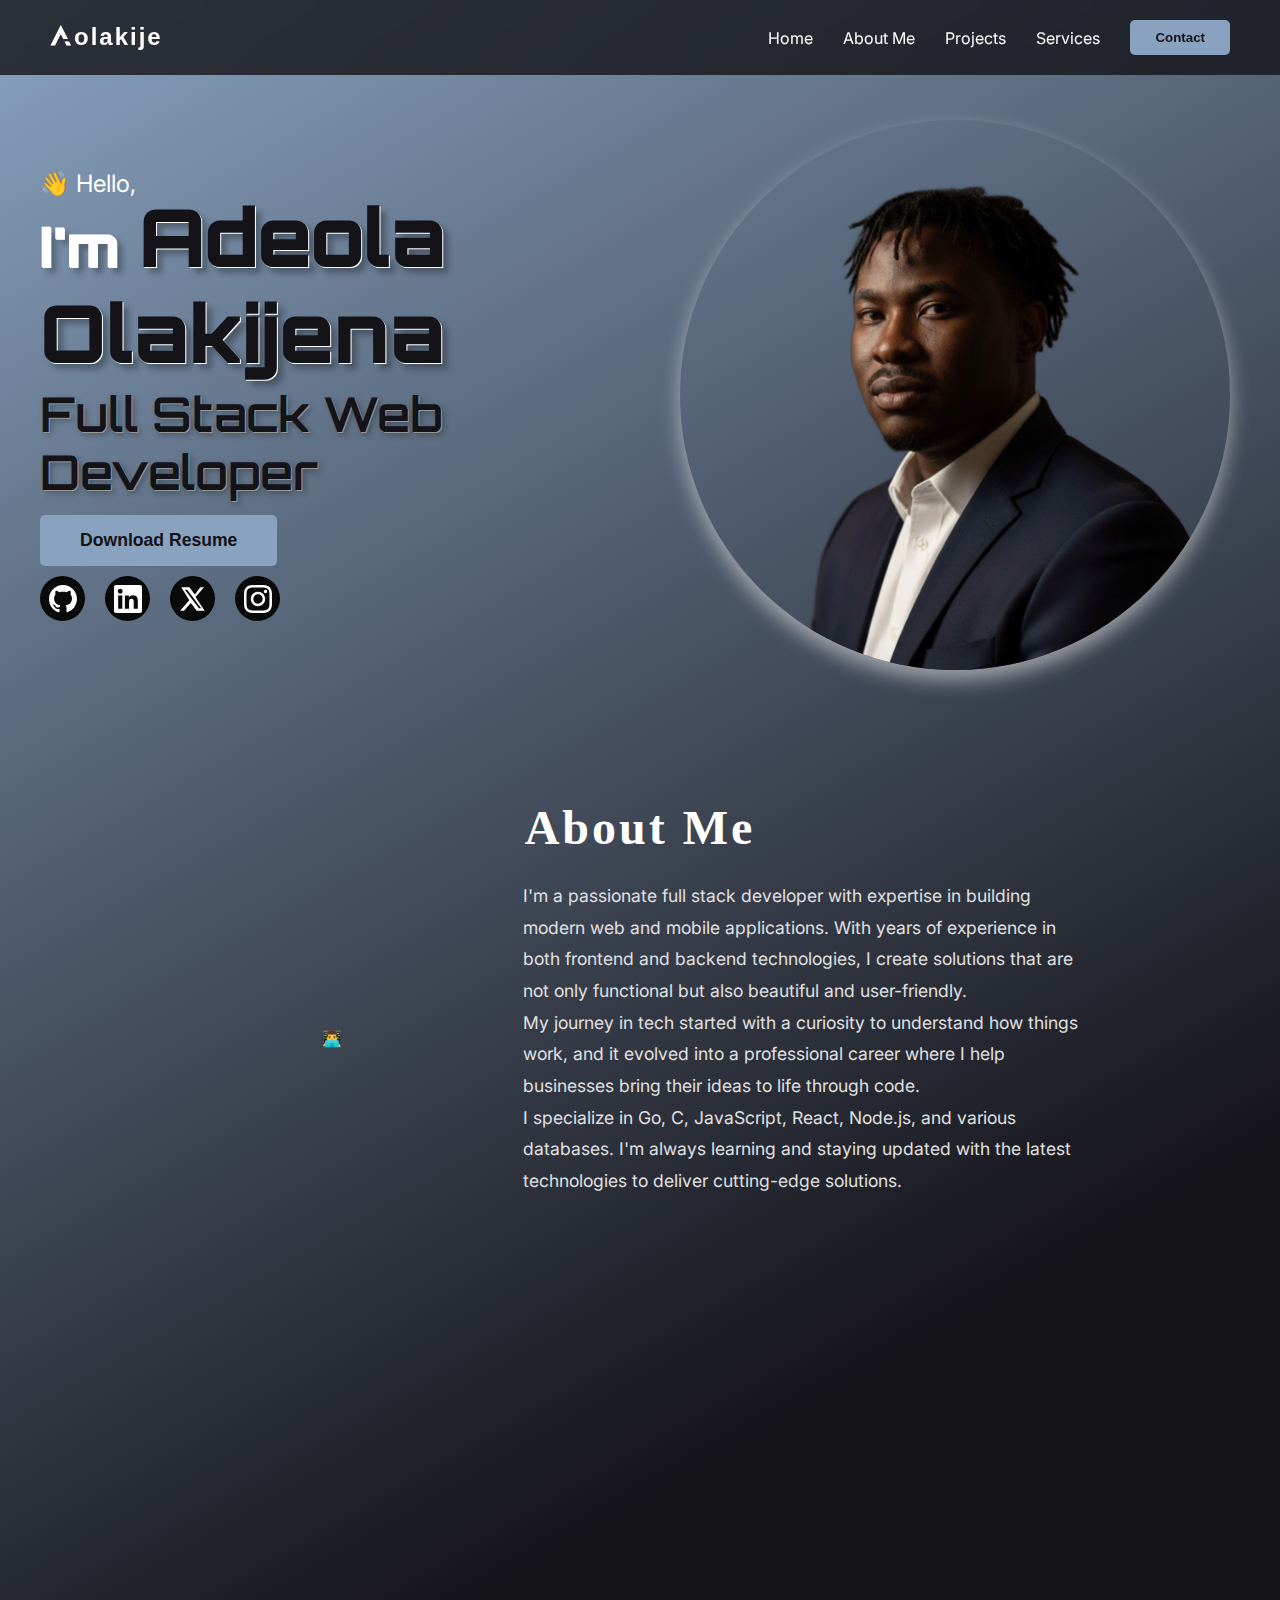
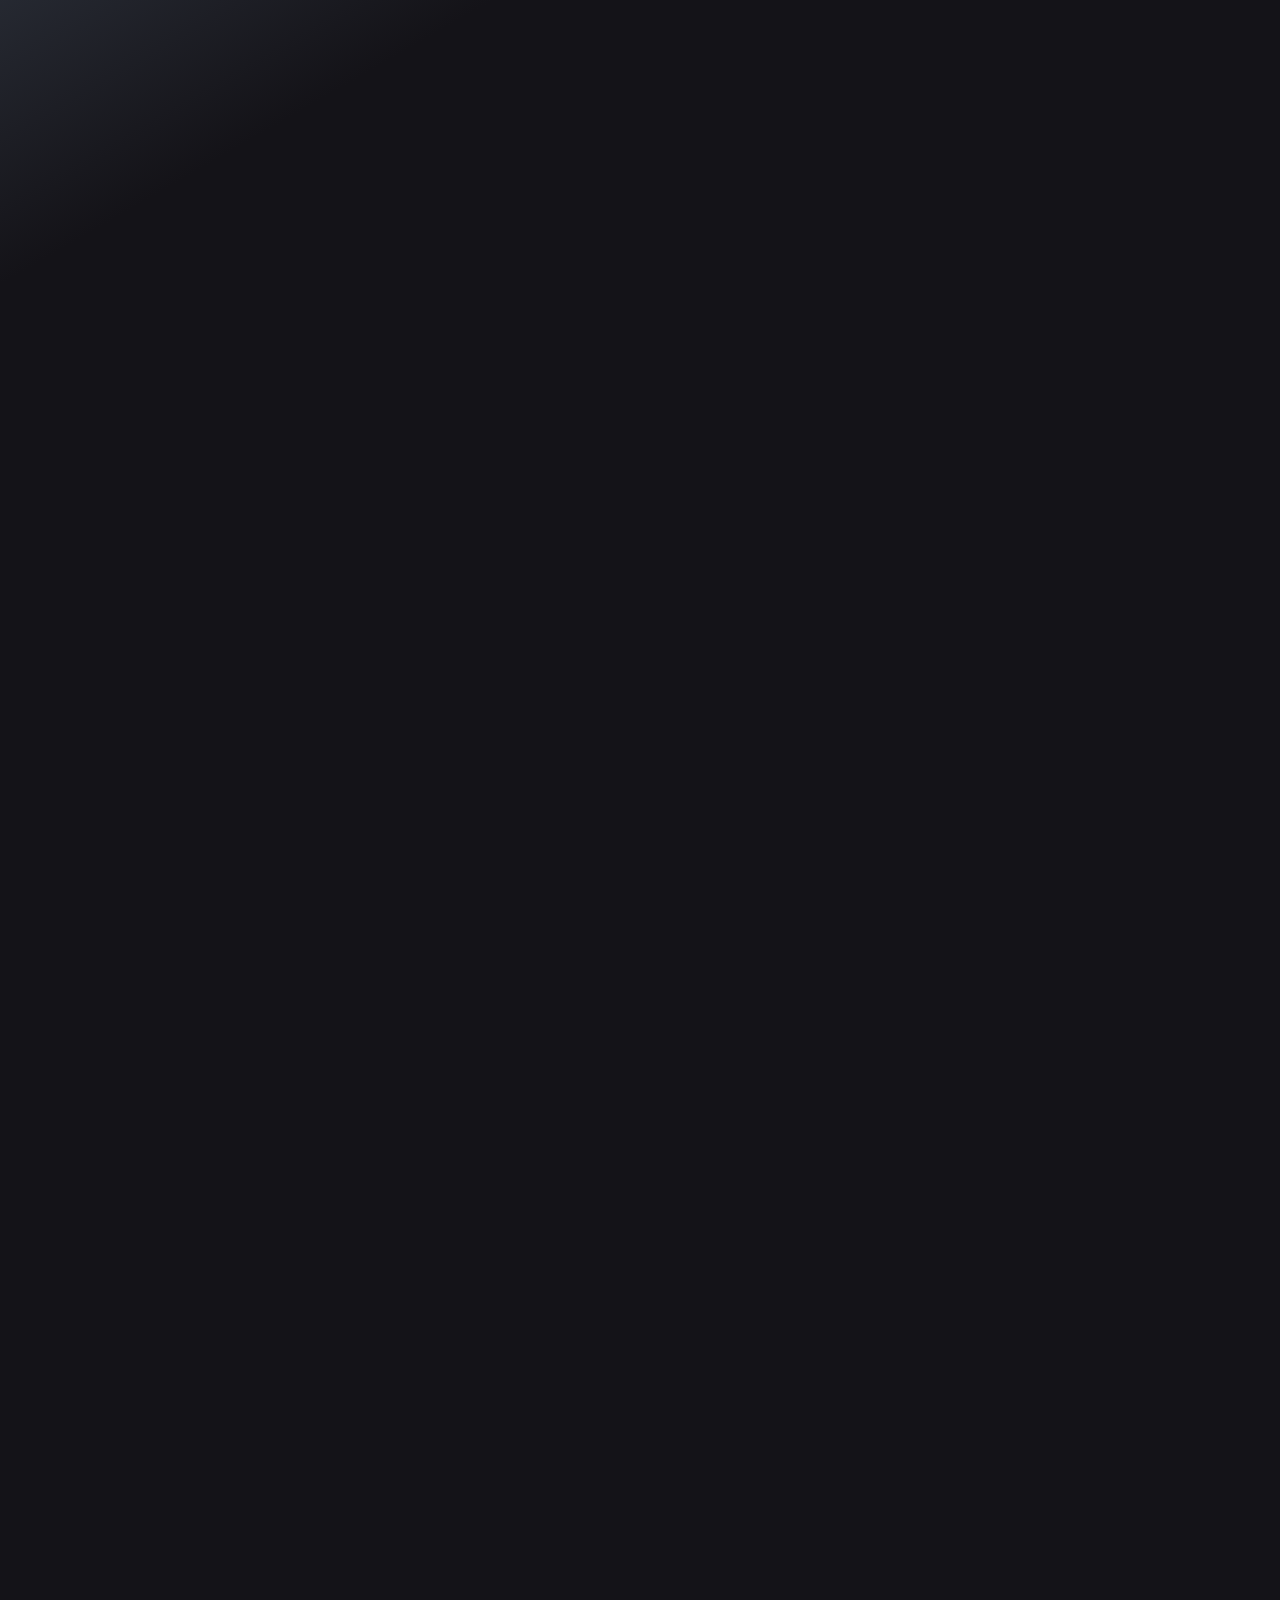
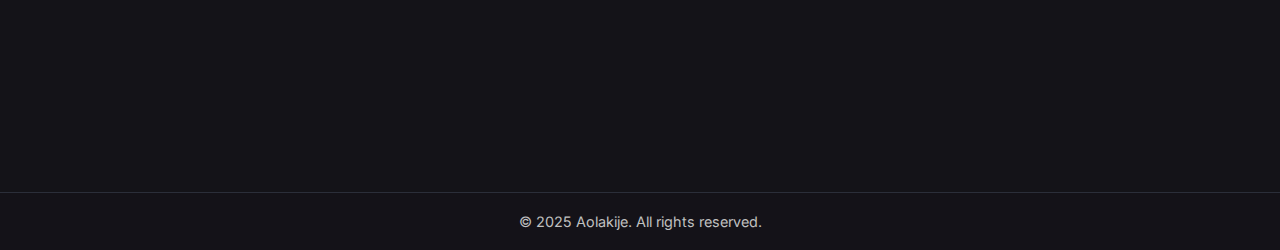
<file: index.html>
<!DOCTYPE html>
<html lang="en">
<head>
    <meta charset="UTF-8">
    <meta name="viewport" content="width=device-width, initial-scale=1.0">
    <title>Aolakijena-Portfolio</title>
    <link rel="stylesheet" href="styles.css">
    <link rel="icon" href="favicon_io-3/favicon.ico" type="image/x-icon">
    <link rel="icon" type="image/png" sizes="16x16" href="favicon_io-3/favicon-16x16.png">
    <link rel="icon" type="image/png" sizes="32x32" href="favicon_io-3/favicon-32x32.png">
    <link rel="apple-touch-icon" href="favicon_io-3/apple-touch-icon.png" type="image/png">    
    <link href="https://fonts.googleapis.com/css2?family=Inter:wght@300;400;600;700;900&family=Orbitron:wght@400;700;900&display=swap" rel="stylesheet">
</head>
<body>
    <header id="header">
        <h1>Aolakije</h1>
        <div class="hamburger" id="hamburger">
            <span></span>
            <span></span>
            <span></span>
        </div>
        <nav id="nav">
            <a href="#home">Home</a>
            <a href="#about">About Me</a>
            <a href="#portfolio">Projects</a>
            <a href="#services">Services</a>
            <button class="nav-btn" onclick="document.getElementById('contact').scrollIntoView({behavior: 'smooth'})">Contact</button>
        </nav>
    </header>

    <section id="home" class="hero-section">
        <div class="hero-text">
            <p>👋 Hello,</p>
            <h2><span>I'm </span>Adeola Olakijena</h2>
            <h3>Full Stack Web Developer</h3>
            <button class="hero-btn" onclick="document.getElementById('').scrollIntoView({behavior: 'smooth'})">
                Download Resume
            </button>
            <div class="hero-social">
                <a href="https://github.com/Aolakije" target="_blank" title="GitHub">
                    <svg width="28" height="28" viewBox="0 0 24 24" fill="currentColor">
                        <path d="M12 0C5.37 0 0 5.37 0 12c0 5.31 3.435 9.795 8.205 11.385.6.105.825-.255.825-.57 0-.285-.015-1.23-.015-2.235-3.015.555-3.795-.735-4.035-1.41-.135-.345-.72-1.41-1.23-1.695-.42-.225-1.02-.78-.015-.795.945-.015 1.62.87 1.845 1.23 1.08 1.815 2.805 1.305 3.495.99.105-.78.42-1.305.765-1.605-2.67-.3-5.46-1.335-5.46-5.925 0-1.305.465-2.385 1.23-3.225-.12-.3-.54-1.53.12-3.18 0 0 1.005-.315 3.3 1.23.96-.27 1.98-.405 3-.405s2.04.135 3 .405c2.295-1.56 3.3-1.23 3.3-1.23.66 1.65.24 2.88.12 3.18.765.84 1.23 1.905 1.23 3.225 0 4.605-2.805 5.625-5.475 5.925.435.375.81 1.095.81 2.22 0 1.605-.015 2.895-.015 3.3 0 .315.225.69.825.57A12.02 12.02 0 0024 12c0-6.63-5.37-12-12-12z"/>
                    </svg>
                </a>
                <a href="https://www.linkedin.com/in/adeola-taiwo-olakijena-a0380036b/" target="_blank" title="LinkedIn">
                    <svg width="28" height="28" viewBox="0 0 24 24" fill="currentColor">
                        <path d="M20.447 20.452h-3.554v-5.569c0-1.328-.027-3.037-1.852-3.037-1.853 0-2.136 1.445-2.136 2.939v5.667H9.351V9h3.414v1.561h.046c.477-.9 1.637-1.85 3.37-1.85 3.601 0 4.267 2.37 4.267 5.455v6.286zM5.337 7.433c-1.144 0-2.063-.926-2.063-2.065 0-1.138.92-2.063 2.063-2.063 1.14 0 2.064.925 2.064 2.063 0 1.139-.925 2.065-2.064 2.065zm1.782 13.019H3.555V9h3.564v11.452zM22.225 0H1.771C.792 0 0 .774 0 1.729v20.542C0 23.227.792 24 1.771 24h20.451C23.2 24 24 23.227 24 22.271V1.729C24 .774 23.2 0 22.222 0h.003z"/>
                    </svg>
                </a>
                <a href="https://x.com/olaadeola3" target="_blank" title="X">
                    <svg width="28" height="28" viewBox="0 0 24 24" fill="currentColor">
                        <path d="M18.244 2H21.5l-7.34 8.39L22 22h-6.845l-5.03-6.602L4.27 22H1l7.775-8.89L2 2h6.913l4.713 6.185L18.244 2zM17.09 20h1.884L7.045 4h-2L17.09 20z"/>
                    </svg>
                </a>
                <a href="https://instagram.com/tycoon_ol" target="_blank" title="Instagram">
                    <svg width="28" height="28" viewBox="0 0 24 24" fill="currentColor">
                        <path d="M12 2.163c3.204 0 3.584.012 4.85.07 3.252.148 4.771 1.691 4.919 4.919.058 1.265.069 1.645.069 4.849 0 3.205-.012 3.584-.069 4.849-.149 3.225-1.664 4.771-4.919 4.919-1.266.058-1.644.07-4.85.07-3.204 0-3.584-.012-4.849-.07-3.26-.149-4.771-1.699-4.919-4.92-.058-1.265-.07-1.644-.07-4.849 0-3.204.013-3.583.07-4.849.149-3.227 1.664-4.771 4.919-4.919 1.266-.057 1.645-.069 4.849-.069zm0-2.163c-3.259 0-3.667.014-4.947.072-4.358.2-6.78 2.618-6.98 6.98-.059 1.281-.073 1.689-.073 4.948 0 3.259.014 3.668.072 4.948.2 4.358 2.618 6.78 6.98 6.98 1.281.058 1.689.072 4.948.072 3.259 0 3.668-.014 4.948-.072 4.354-.2 6.782-2.618 6.979-6.98.059-1.28.073-1.689.073-4.948 0-3.259-.014-3.667-.072-4.947-.196-4.354-2.617-6.78-6.979-6.98-1.281-.059-1.69-.073-4.949-.073zm0 5.838c-3.403 0-6.162 2.759-6.162 6.162s2.759 6.163 6.162 6.163 6.162-2.759 6.162-6.163c0-3.403-2.759-6.162-6.162-6.162zm0 10.162c-2.209 0-4-1.79-4-4 0-2.209 1.791-4 4-4s4 1.791 4 4c0 2.21-1.791 4-4 4zm6.406-11.845c-.796 0-1.441.645-1.441 1.44s.645 1.44 1.441 1.44c.795 0 1.439-.645 1.439-1.44s-.644-1.44-1.439-1.44z"/>
                    </svg>
                </a>
            </div>
        </div>
        <img src="img/Aolakije.png" alt="Profile Picture" class="hero-img">
    </section>

    <section id="about">
        <h2 class="section-title">About Me</h2>
        <div class="about-content">
            <div class="about-image">👨‍💻</div>
            <div class="about-text">
                <p>I'm a passionate full stack developer with expertise in building modern web and mobile applications. With years of experience in both frontend and backend technologies, I create solutions that are not only functional but also beautiful and user-friendly.</p>
                <p>My journey in tech started with a curiosity to understand how things work, and it evolved into a professional career where I help businesses bring their ideas to life through code.</p>
                <p>I specialize in Go, C, JavaScript, React, Node.js, and various databases. I'm always learning and staying updated with the latest technologies to deliver cutting-edge solutions.</p>
            </div>
        </div>
    </section>

    <section id="portfolio">
        <h2 class="section-title">Portfolio</h2>
        <div class="portfolio-nav">
            <button class="active" onclick="filterProjects('all', event)">All</button>
            <button onclick="filterProjects('mobile', event)">Mobile App</button>
            <button onclick="filterProjects('website', event)">Website</button>
            <button onclick="filterProjects('desktop', event)">Desktop</button>
            <button onclick="filterProjects('other', event)">Other Projects</button>
        </div>
        <div class="projects-grid" id="projectsGrid">
            <div class="project-card" data-category="website">
                <div class="project-image">🌐</div>
                <div class="project-info">
                    <h3>E-Commerce Platform</h3>
                    <p>A fully responsive online shopping platform with secure payment integration and real-time inventory management.</p>
                </div>
            </div>
            <div class="project-card" data-category="mobile">
                <div class="project-image">📱</div>
                <div class="project-info">
                    <h3>Fitness Tracker App</h3>
                    <p>Mobile application for tracking workouts, nutrition, and progress with personalized recommendations and analytics.</p>
                </div>
            </div>
            <div class="project-card" data-category="website">
                <div class="project-image">💼</div>
                <div class="project-info">
                    <h3>Business Dashboard</h3>
                    <p>Interactive dashboard for data visualization and business analytics with real-time updates and reporting features.</p>
                </div>
            </div>
            <div class="project-card" data-category="desktop">
                <div class="project-image">🖥️</div>
                <div class="project-info">
                    <h3>Task Management Tool</h3>
                    <p>Desktop application for project management with team collaboration features and automated workflow tools.</p>
                </div>
            </div>
            <div class="project-card" data-category="mobile">
                <div class="project-image">🎵</div>
                <div class="project-info">
                    <h3>Music Streaming App</h3>
                    <p>Cross-platform music application with offline playback, playlist creation, and social sharing capabilities.</p>
                </div>
            </div>
            <div class="project-card" data-category="other">
                <div class="project-image">🤖</div>
                <div class="project-info">
                    <h3>AI Chatbot System</h3>
                    <p>Intelligent conversational AI with natural language processing for customer support and automation.</p>
                </div>
            </div>
        </div>
        <button class="view-all-btn">View All Projects</button>
    </section>

    <section id="services">
        <h2 class="section-title">Services</h2>
        <div class="services-grid">
            <div class="service-card">
                <div class="service-icon">🌐</div>
                <h3>Web Development</h3>
                <p>Building responsive and dynamic websites using modern frameworks and best practices for optimal performance.</p>
            </div>
            <div class="service-card">
                <div class="service-icon">📱</div>
                <h3>Mobile App Development</h3>
                <p>Creating native and cross-platform mobile applications with intuitive user experiences and robust functionality.</p>
            </div>
            <div class="service-card">
                <div class="service-icon">🎨</div>
                <h3>UI/UX Design</h3>
                <p>Designing beautiful and user-friendly interfaces that enhance engagement and provide seamless interactions.</p>
            </div>
            <div class="service-card">
                <div class="service-icon">🚀</div>
                <h3>SEO Optimization</h3>
                <p>Improving website visibility and search rankings through strategic optimization and performance enhancements.</p>
            </div>
        </div>
    </section>

    <section id="contact">
        <h2 class="section-title">Contact Me</h2>
        <div class="contact-container">
            <form class="contact-form" id="contactForm">
                <div class="form-group">
                    <label for="name">Your Name</label>
                    <input type="text" id="name" name="name" required>
                </div>
                <div class="form-group">
                    <label for="email">Your Email</label>
                    <input type="email" id="email" name="email" required>
                </div>
                <div class="form-group">
                    <label for="message">Your Message</label>
                    <textarea id="message" name="message" required></textarea>
                </div>
                <button type="submit" class="submit-btn">Send Message</button>
            </form>
        </div>
    </section>
    
    <footer class="footer">
        <p>&copy; 2025 Aolakije. All rights reserved.</p>
    </footer>

    <script src="script.js"></script>
</body>
</html>
</file>
<file: styles.css>
/* CSS Custom Properties for easy maintenance */
:root {
    --primary-color: #88a2bf;
    --primary-hover: #9fb5d0;
    --dark-bg: #141318;
    --card-bg: rgba(136, 162, 191, 0.1);
    --border-color: rgba(136, 162, 191, 0.2);
    --text-primary: #ffffff;
    --text-secondary: #e0e0e0;
    --text-muted: #c0c0c0;
    --transition-speed: 0.3s;
}

* {
    margin: 0;
    padding: 0;
    box-sizing: border-box;
}

@font-face {
    font-family: 'Anurati';
    src: url('Fonts/Anurati.otf') format('opentype'); 
}

body {
    background: linear-gradient(150deg, var(--primary-color), var(--dark-bg) 45%);
    color: var(--text-primary);
    font-family: 'Inter', sans-serif;
    overflow-x: hidden;
}

/* Header Styles */
header {
    display: flex;
    justify-content: space-between;
    padding: 20px 50px;
    align-items: center;
    position: fixed;
    width: 100%;
    top: 0;
    z-index: 1000;
    background: rgba(20, 19, 24, 0.8);
    backdrop-filter: blur(10px);
    transition: all var(--transition-speed) ease;
}

header.scrolled {
    padding: 15px 50px;
    background: rgba(20, 19, 24, 0.95);
    box-shadow: 0 2px 20px rgba(0, 0, 0, 0.3);
}

h1 {
    font-family: 'Anurati', sans-serif;
    font-size: 1.5rem;
    letter-spacing: 2px;
}

/* Navigation Styles */
nav {
    display: flex;
    gap: 30px;
    align-items: center;
}

nav a {
    color: var(--text-primary);
    text-decoration: none;
    font-size: 1rem;
    transition: color var(--transition-speed) ease;
    position: relative;
}

nav a::after {
    content: '';
    position: absolute;
    bottom: -5px;
    left: 0;
    width: 0;
    height: 2px;
    background: var(--primary-color);
    transition: width var(--transition-speed) ease;
}

nav a:hover::after {
    width: 100%;
}

nav a:hover {
    color: var(--primary-color);
}

.nav-btn {
    padding: 10px 25px;
    background: var(--primary-color);
    border: none;
    border-radius: 5px;
    color: var(--dark-bg);
    font-weight: 600;
    cursor: pointer;
    transition: all var(--transition-speed) ease;
}

.nav-btn:hover {
    background: var(--primary-hover);
    transform: translateY(-2px);
    box-shadow: 0 5px 15px rgba(136, 162, 191, 0.4);
}

/* Hero Section */
.hero-section {
    min-height: auto;
    display: flex;
    flex-direction: row;
    justify-content: flex-start;
    align-items: center;
    padding: 120px 20px 20px 40px;
    gap: 30px;
    width: 100%;
}

.hero-text {
    display: flex;
    flex-direction: column;
    justify-content: center;
    align-items: flex-start;
    width: 50%;
    flex-shrink: 0;
}

.hero-text p {
    font-size: 1.5rem;
    color: white;
    animation: fadeInUp 0.8s ease;
    margin: 0;
}

.hero-text span {
    color: white;
    font-size: 3.5rem;
    font-weight: 900;
}

.hero-text h2 {
    font-family: 'Orbitron', sans-serif;
    font-size: 5rem;
    font-weight: 900;
    line-height: 1.2;
    animation: fadeInUp 1s ease;
    margin: 15px 0 30px 0;
    margin-top: -10px;
    color: #141318;
    text-shadow: 1px 1px 0 #ffffff, 
                 6px 6px 6px rgba(0, 0, 0, 0.3);
}

.hero-text h3 {
    font-family: 'Orbitron', sans-serif;
    font-size: 3rem;
    font-weight: 600;
    line-height: 1.2;
    animation: fadeInUp 1s ease;
    margin-bottom: 15px;
    margin-top: -25px;
    color: #141318;
    text-shadow: 1px 1px 0 #989797, 
                 3px 3px 6px rgba(0, 0, 0, 0.3);
}

.hero-btn {
    padding: 15px 40px;
    font-size: 1.1rem;
    color: var(--dark-bg);
    background: var(--primary-color);
    border: none;
    border-radius: 5px;
    cursor: pointer;
    transition: all var(--transition-speed) ease;
    font-weight: 600;
    animation: fadeInUp 1.2s ease;
    width: fit-content;
}

.hero-btn:hover {
    background: var(--primary-hover);
    transform: translateY(-3px);
    box-shadow: 0 10px 25px rgba(136, 162, 191, 0.4);
}

.hero-social {
    display: flex;
    gap: 20px;
    margin-top: 10px;
    animation: fadeInUp 1.4s ease;
}

/* .hero-social-h {
    color: #212025;
    text-shadow: 1px 1px 0 #ffffff, 
                 3px 2px 6px rgba(121, 119, 119, 0.3);
    font-size: 2rem;
    margin-top: 1rem;
} */

.hero-social a {
    color: white;
    transition: all 0.3s ease;
    display: flex;
    align-items: center;
    justify-content: center;
    width: 45px;
    height: 45px;
    border-radius: 50%;
    background: rgb(10, 10, 10);
    border: 2px solid rgba(1, 2, 2, 0.3);
}

.hero-social a:hover {
    color: #000000;
    background: rgba(255, 255, 255, 0.3);
    border-color: #88a2bf;
    transform: translateY(-3px);
    box-shadow: 0 5px 15px rgba(13, 13, 14, 0.4);
}

.hero-img {
    width: 650px;
    height: 650px;
    object-fit: cover;
    box-shadow: 0 10px 20px rgba(255, 255, 255, 0.5);
    animation: fadeInUp 1.4s ease;
    flex-shrink: 0;
    margin-left: auto;
    margin-right: 3rem;
    border-radius: 50%;
}

/* Section Styles */
section {
    padding: 100px 20px;
    min-height: auto;
}

.section-title {
    font-family: Georgia, Times, 'Times New Roman', serif;
    font-size: 3rem;
    margin-bottom: 15px;
    text-align: center;
    text-transform: capitalize;
    letter-spacing: 3px;
}

/* About Section */
#about {
    text-align: center;
}

#about .section-title {
    display: inline-block;
    padding: 10px 20px;
}

.about-content {
    max-width: 900px;
    margin: 0 auto;
    display: grid;
    grid-template-columns: 1fr 2fr;
    gap: 50px;
    align-items: center;
}

.about-text {
    font-size: 1.1rem;
    line-height: 1.8;
    color: var(--text-secondary);
    text-align: left;
}

/* Wrapper for the card to center it properly */
.about-card-wrapper {
    display: flex;
    justify-content: center;
    align-items: center;
}


.container {
    position: relative;
    width: 100%;
    height: 300px;
    transition: 200ms;
}

.container:active {
    width: 100%;
    height: 300px;
}

#card {
    position: absolute;
    inset: 0;
    z-index: 0;
    display: flex;
    justify-content: center;
    align-items: center;
    border-radius: 20px;
    transition: 700ms;
    background: linear-gradient(150deg, var(--primary-color), var(--dark-bg) 45%);
    border: 1px solid #141318;
    overflow: hidden;
    box-shadow: 0 40px 60px rgba(6, 6, 6, 0.5);
}

.card-content {
    position: relative;
    width: 100%;
    height: 100%;
}

#prompt {
    bottom: 50px;
    left: 50%;
    transform: translateX(-50%);
    z-index: 20;
    font-size: 3rem;
    font-weight: 600;
    letter-spacing: 2px;
    transition: 300ms ease-in-out;
    position: absolute;
    text-align: center;
    color: rgba(255, 255, 255, 0.7);
    text-shadow: 0 0 10px rgba(255, 255, 255, 0.3);
    font-family: 'Anurati', sans-serif;
}
#prompt span {
    font-size: 0.7rem;
    font-weight: 400;
    letter-spacing: 1px;
    color: rgba(255, 255, 255, 0.6);
    text-shadow: 0 0 5px rgba(255, 255, 255, 0.2);
}
#prompt .image {
    font-size: 5rem;
}

.title {
    opacity: 0;
    transition: 300ms ease-in-out;
    position: absolute;
    font-size: 22px;
    font-weight: 800;
    letter-spacing: 3px;
    text-align: center;
    width: 100%;
    top: 50%;
    transform: translateY(-50%);
    background: linear-gradient(45deg, #cbf9ea, #a3d9f8);
    -webkit-background-clip: text;
    -webkit-text-fill-color: transparent;
    background-clip: text;
    filter: drop-shadow(0 0 15px rgba(46, 46, 46, 0.3));
}

.subtitle {
    position: absolute;
    bottom: 40px;
    width: 100%;
    text-align: center;
    font-size: 11px;
    letter-spacing: 2px;
    opacity: 0;
    transition: 300ms ease-in-out;
    color: rgba(255, 255, 255, 0.6);
}

.highlight {
    color: black;
    margin-left: 5px;
    background: linear-gradient(90deg, #5c67ff, #ad51ff);
    -webkit-background-clip: text;
    -webkit-text-fill-color: transparent;
    background-clip: text;
    font-weight: bold;
}

.glowing-elements {
    position: absolute;
    inset: 0;
    pointer-events: none;
}

.glow-1,
.glow-2,
.glow-3 {
    position: absolute;
    width: 100px;
    height: 100px;
    border-radius: 50%;
    background: radial-gradient(
        circle at center,
        rgba(211, 203, 203, 0.741) 0%,
        rgba(62, 63, 63, 0.838) 70%
    );
    filter: blur(15px);
    opacity: 0;
    transition: opacity 0.3s ease;
}

.glow-1 {
    top: -20px;
    left: -20px;
}

.glow-2 {
    top: 50%;
    right: -30px;
    transform: translateY(-50%);
}

.glow-3 {
    bottom: -20px;
    left: 30%;
}

.card-particles span {
    position: absolute;
    width: 3px;
    height: 3px;
    background: #141318;
    border-radius: 50%;
    opacity: 0;
    transition: opacity 0.3s ease;
}

/* Hover effects */
.tracker:hover ~ #card .title {
    opacity: 1;
}

.tracker:hover ~ #card .subtitle {
    opacity: 1;
}

.tracker:hover ~ #card .glowing-elements div {
    opacity: 1;
}

.tracker:hover ~ #card .card-particles span {
    animation: particleFloat 2s infinite;
}

@keyframes particleFloat {
    0% {
        transform: translate(0, 0);
        opacity: 0;
    }
    50% {
        opacity: 1;
    }
    100% {
        transform: translate(calc(var(--x, 0) * 30px), calc(var(--y, 0) * 30px));
        opacity: 0;
    }
}

/* Particle positions */
.card-particles span:nth-child(1) {
    --x: 1;
    --y: -1;
    top: 40%;
    left: 20%;
}

.card-particles span:nth-child(2) {
    --x: -1;
    --y: -1;
    top: 60%;
    right: 20%;
}

.card-particles span:nth-child(3) {
    --x: 0.5;
    --y: 1;
    top: 20%;
    left: 40%;
}

.card-particles span:nth-child(4) {
    --x: -0.5;
    --y: 1;
    top: 80%;
    right: 40%;
}

.card-particles span:nth-child(5) {
    --x: 1;
    --y: 0.5;
    top: 30%;
    left: 60%;
}

.card-particles span:nth-child(6) {
    --x: -1;
    --y: 0.5;
    top: 70%;
    right: 60%;
}

#card::before {
    content: "";
    background: radial-gradient(
        circle at center,
        rgba(204, 225, 218, 0.1) 0%,
        rgba(108, 116, 121, 0.05) 50%,
        transparent 100%
    );
    filter: blur(20px);
    opacity: 0;
    width: 150%;
    height: 150%;
    position: absolute;
    left: 50%;
    top: 50%;
    transform: translate(-50%, -50%);
    transition: opacity 0.3s ease;
}

.tracker:hover ~ #card::before {
    opacity: 1;
}

.tracker {
    position: absolute;
    z-index: 200;
    width: 100%;
    height: 100%;
}

.tracker:hover {
    cursor: pointer;
}

.tracker:hover ~ #card #prompt {
    opacity: 0;
}

.tracker:hover ~ #card {
    transition: 300ms;
    filter: brightness(1.1);
}

.canvas {
    perspective: 800px;
    inset: 0;
    z-index: 200;
    position: absolute;
    display: grid;
    grid-template-columns: 1fr 1fr 1fr 1fr 1fr;
    grid-template-rows: 1fr 1fr 1fr 1fr 1fr;
    gap: 0px 0px;
    grid-template-areas:
        "tr-1 tr-2 tr-3 tr-4 tr-5"
        "tr-6 tr-7 tr-8 tr-9 tr-10"
        "tr-11 tr-12 tr-13 tr-14 tr-15"
        "tr-16 tr-17 tr-18 tr-19 tr-20"
        "tr-21 tr-22 tr-23 tr-24 tr-25";
}

.tr-1 { grid-area: tr-1; }
.tr-2 { grid-area: tr-2; }
.tr-3 { grid-area: tr-3; }
.tr-4 { grid-area: tr-4; }
.tr-5 { grid-area: tr-5; }
.tr-6 { grid-area: tr-6; }
.tr-7 { grid-area: tr-7; }
.tr-8 { grid-area: tr-8; }
.tr-9 { grid-area: tr-9; }

.tr-1:hover ~ #card { transform: rotateX(20deg) rotateY(-10deg) rotateZ(0deg); }
.tr-2:hover ~ #card { transform: rotateX(20deg) rotateY(-5deg) rotateZ(0deg); }
.tr-3:hover ~ #card { transform: rotateX(20deg) rotateY(0deg) rotateZ(0deg); }
.tr-4:hover ~ #card { transform: rotateX(20deg) rotateY(5deg) rotateZ(0deg); }
.tr-5:hover ~ #card { transform: rotateX(20deg) rotateY(10deg) rotateZ(0deg); }
.tr-6:hover ~ #card { transform: rotateX(10deg) rotateY(-10deg) rotateZ(0deg); }
.tr-7:hover ~ #card { transform: rotateX(10deg) rotateY(-5deg) rotateZ(0deg); }
.tr-8:hover ~ #card { transform: rotateX(10deg) rotateY(0deg) rotateZ(0deg); }
.tr-9:hover ~ #card { transform: rotateX(10deg) rotateY(5deg) rotateZ(0deg); }
.tr-1:hover ~ #card, .tr-2:hover ~ #card, .tr-3:hover ~ #card,
.tr-4:hover ~ #card, .tr-5:hover ~ #card, .tr-6:hover ~ #card,
.tr-7:hover ~ #card, .tr-8:hover ~ #card, .tr-9:hover ~ #card {
    transition: 125ms ease-in-out;
}

.noselect {
    -webkit-touch-callout: none;
    -webkit-user-select: none;
    -moz-user-select: none;
    -ms-user-select: none;
    user-select: none;
}

.card-glare {
    position: absolute;
    inset: 0;
    background: linear-gradient(
        125deg,
        rgba(255, 255, 255, 0) 0%,
        rgba(255, 255, 255, 0.05) 45%,
        rgba(255, 255, 255, 0.1) 50%,
        rgba(255, 255, 255, 0.05) 55%,
        rgba(255, 255, 255, 0) 100%
    );
    opacity: 0;
    transition: opacity 300ms;
}

#card:hover .card-glare {
    opacity: 1;
}

.cyber-lines span {
    position: absolute;
    background: linear-gradient(
        90deg,
        transparent,
        rgba(223, 225, 232, 0.863),
        transparent
    );
}

.cyber-lines span:nth-child(1) {
    top: 20%;
    left: 0;
    width: 100%;
    height: 1px;
    transform: scaleX(0);
    transform-origin: left;
    animation: lineGrow 3s linear infinite;
}

.cyber-lines span:nth-child(2) {
    top: 40%;
    right: 0;
    width: 100%;
    height: 1px;
    transform: scaleX(0);
    transform-origin: right;
    animation: lineGrow 3s linear infinite 1s;
}

.cyber-lines span:nth-child(3) {
    top: 60%;
    left: 0;
    width: 100%;
    height: 1px;
    transform: scaleX(0);
    transform-origin: left;
    animation: lineGrow 3s linear infinite 2s;
}

.cyber-lines span:nth-child(4) {
    top: 80%;
    right: 0;
    width: 100%;
    height: 1px;
    transform: scaleX(0);
    transform-origin: right;
    animation: lineGrow 3s linear infinite 1.5s;
}

.corner-elements span {
    position: absolute;
    width: 15px;
    height: 15px;
    border: 2px solid #88a2bf;
    transition: all 0.3s ease;
}

.corner-elements span:nth-child(1) {
    top: 10px;
    left: 10px;
    border-right: 0;
    border-bottom: 0;
}

.corner-elements span:nth-child(2) {
    top: 10px;
    right: 10px;
    border-left: 0;
    border-bottom: 0;
}

.corner-elements span:nth-child(3) {
    bottom: 10px;
    left: 10px;
    border-right: 0;
    border-top: 0;
}

.corner-elements span:nth-child(4) {
    bottom: 10px;
    right: 10px;
    border-left: 0;
    border-top: 0;
}

#card:hover .corner-elements span {
    border-color: #88a2bf;
    box-shadow: 0 0 10px #88a2bf;
}

.scan-line {
    position: absolute;
    inset: 0;
    background: linear-gradient(
        to bottom,
        transparent,
        rgba(92, 103, 255, 0.1),
        transparent
    );
    transform: translateY(-100%);
    animation: scanMove 2s linear infinite;
}

@keyframes lineGrow {
    0% {
        transform: scaleX(0);
        opacity: 0;
    }
    50% {
        transform: scaleX(1);
        opacity: 1;
    }
    100% {
        transform: scaleX(0);
        opacity: 0;
    }
}

@keyframes scanMove {
    0% {
        transform: translateY(-100%);
    }
    100% {
        transform: translateY(100%);
    }
}

/* Responsive adjustments */
@media (max-width: 768px) {
    .about-content {
        grid-template-columns: 1fr;
        gap: 30px;
    }
    
    .about-card-wrapper {
        order: -1;
    }
}
/* Portfolio Section */
#portfolio {
    padding-top: 50px;
    margin-top: -50px;
}

.portfolio-nav {
    display: flex;
    justify-content: center;
    gap: 20px;
    margin-bottom: 50px;
    flex-wrap: wrap;
}

.portfolio-nav button {
    padding: 10px 25px;
    background: transparent;
    border: 2px solid var(--primary-color);
    color: var(--text-primary);
    border-radius: 25px;
    cursor: pointer;
    transition: all var(--transition-speed) ease;
    font-size: 1rem;
}

.portfolio-nav button:hover,
.portfolio-nav button.active {
    background: var(--primary-color);
    color: var(--dark-bg);
    transform: translateY(-2px);
}

.projects-grid {
    display: grid;
    grid-template-columns: repeat(auto-fit, minmax(300px, 1fr));
    gap: 30px;
    max-width: 1200px;
    margin: 0 auto 50px;
}

.project-card {
    background: rgba(136, 162, 191, 0.1);
    border-radius: 10px;
    overflow: hidden;
    transition: all var(--transition-speed) ease;
    border: 1px solid var(--border-color);
    cursor: pointer;
}

.project-card:hover {
    transform: translateY(-10px);
    box-shadow: 0 15px 40px rgba(136, 162, 191, 0.3);
    border-color: var(--primary-color);
}

.project-image {
    width: 100%;
    height: 100px;
    background: linear-gradient(150deg, var(--primary-color), var(--dark-bg) 85%);
    display: flex;
    align-items: center;
    justify-content: center;
    font-size: 5rem;
}

.project-info {
    padding: 25px;
}

.project-info h3 {
    font-size: 1.5rem;
    margin-bottom: 15px;
    color: var(--primary-color);
}

.project-info p {
    color: var(--text-muted);
    line-height: 1.6;
}

.view-all-btn {
    display: block;
    margin: 0 auto;
    padding: 10px 20px;
    background: transparent;
    border: 2px solid var(--primary-color);
    color: var(--text-primary);
    border-radius: 5px;
    cursor: pointer;
    transition: all var(--transition-speed) ease;
    font-size: 1.1rem;
    font-weight: 600;
    margin-top: -15px;
}

.view-all-btn:hover {
    background: var(--primary-color);
    color: var(--dark-bg);
    transform: translateY(-2px);
}

/* Services Section */
#services {
    padding-top: 20px;
    margin-top: -50px;
}

.services-grid {
    display: grid;
    grid-template-columns: repeat(auto-fit, minmax(250px, 1fr));
    gap: 30px;
    max-width: 1200px;
    margin: 0 auto;
}

.service-card {
    background: var(--card-bg);
    padding: 20px 10px;
    border-radius: 10px;
    text-align: center;
    transition: all var(--transition-speed) ease;
    border: 1px solid var(--border-color);
    cursor: pointer;
}

.service-card:hover {
    transform: translateY(-10px);
    background: rgba(136, 162, 191, 0.15);
    border-color: var(--primary-color);
    box-shadow: 0 10px 30px rgba(136, 162, 191, 0.2);
}

.service-icon {
    font-size: 3rem;
    margin-bottom: 20px;
    color: var(--primary-color);
}

.service-card h3 {
    font-size: 1.5rem;
    margin-bottom: 15px;
    color: var(--primary-color);
}

.service-card p {
    color: var(--text-muted);
    line-height: 1.6;
}

/* Contact Section */
#contact {
    padding-top: 20px;
}

.contact-container {
    max-width: 600px;
    margin: 0 auto;
    background: var(--card-bg);
    padding: 50px;
    border-radius: 10px;
    border: 1px solid var(--border-color);
    box-shadow: 0 5px 20px rgba(0, 0, 0, 0.2);
}

.contact-form {
    display: flex;
    flex-direction: column;
    gap: 20px;
}

.form-group {
    display: flex;
    flex-direction: column;
    gap: 8px;
}

.form-group label {
    color: var(--primary-color);
    font-weight: 600;
}

.form-group input,
.form-group textarea {
    padding: 15px;
    background: rgba(20, 19, 24, 0.5);
    border: 1px solid rgba(136, 162, 191, 0.3);
    border-radius: 5px;
    color: var(--text-primary);
    font-size: 1rem;
    font-family: 'Inter', sans-serif;
    transition: all var(--transition-speed) ease;
}

.form-group input:focus,
.form-group textarea:focus {
    outline: none;
    border-color: var(--primary-color);
    background: rgba(20, 19, 24, 0.7);
    box-shadow: 0 0 0 3px rgba(136, 162, 191, 0.1);
}

.form-group textarea {
    resize: vertical;
    min-height: 150px;
}

.submit-btn {
    padding: 15px;
    background: var(--primary-color);
    border: none;
    border-radius: 5px;
    color: var(--dark-bg);
    font-size: 1.1rem;
    font-weight: 600;
    cursor: pointer;
    transition: all var(--transition-speed) ease;
}

.submit-btn:hover {
    background: var(--primary-hover);
    transform: translateY(-2px);
    box-shadow: 0 5px 15px rgba(136, 162, 191, 0.4);
}

/* Footer */
footer {
    text-align: center;
    padding: 20px 0;
    background: rgba(20, 19, 24, 0.9);
    color: var(--text-muted);
    font-size: 0.9rem;
    border-top: 1px solid rgba(136, 162, 191, 0.2);
}

/* Animations */
@keyframes fadeInUp {
    from {
        opacity: 0;
        transform: translateY(30px);
    }
    to {
        opacity: 1;
        transform: translateY(0);
    }
}

/* Hamburger Menu */
.hamburger {
    display: none;
    flex-direction: column;
    gap: 5px;
    cursor: pointer;
    z-index: 1001;
}

.hamburger span {
    width: 25px;
    height: 3px;
    background: var(--text-primary);
    transition: all var(--transition-speed) ease;
    border-radius: 2px;
}

.hamburger.active span:nth-child(1) {
    transform: rotate(45deg) translate(8px, 8px);
}

.hamburger.active span:nth-child(2) {
    opacity: 0;
}

.hamburger.active span:nth-child(3) {
    transform: rotate(-45deg) translate(7px, -7px);
}

/* ============================================
   RESPONSIVE MEDIA QUERIES
   ============================================ */

/* Large Desktop (1440px and above) */
@media (min-width: 1440px) {
    .hero-text h2 {
        font-size: 5rem;
    }
    
    .section-title {
        font-size: 3.5rem;
    }
}

/* Desktop and Laptop (1024px to 1439px) */
@media (max-width: 1439px) {
    .hero-img {
        margin-right: 5rem;
        width: 550px;
        height: 550px;
    }
}

@media (max-width: 1200px) {
    .hero-img {
        margin-right: 2rem;
        width: 500px;
        height: 500px;
    }
    
    .hero-text h2 {
        font-size: 3.5rem;
    }
}

/* Tablets (768px to 1023px) */
@media (max-width: 1023px) {
    header {
        padding: 15px 30px;
    }

    .hero-section {
        flex-direction: column;
        padding: 100px 30px 50px;
        gap: 40px;
        text-align: center;
    }

    .hero-text {
        width: 100%;
        align-items: center;
    }

    .hero-text h2 {
        font-size: 3rem;
    }

    .hero-text h3 {
        font-size: 2rem;
    }

    .hero-text p {
        font-size: 1.2rem;
    }

    .hero-img {
        width: 400px;
        height: 400px;
        margin: 0 auto;
    }

    section {
        padding: 80px 30px;
    }

    .section-title {
        font-size: 2.5rem;
    }

    .about-content {
        grid-template-columns: 1fr;
        gap: 30px;
    }

    .projects-grid {
        grid-template-columns: repeat(auto-fit, minmax(280px, 1fr));
        gap: 25px;
    }

    .services-grid {
        grid-template-columns: repeat(auto-fit, minmax(220px, 1fr));
    }
}

/* Mobile Landscape and Small Tablets (576px to 767px) */
@media (max-width: 767px) {
    header {
        padding: 15px 20px;
    }

    header.scrolled {
        padding: 12px 20px;
    }

    h1 {
        font-size: 1.2rem;
    }

    .hamburger {
        display: flex;
    }

    nav {
        position: fixed;
        top: 60px;
        right: -100%;
        flex-direction: column;
        background: rgba(20, 19, 24, 0.98);
        width: 100%;
        padding: 30px;
        transition: right var(--transition-speed) ease;
        gap: 20px;
        height: calc(100vh - 60px);
        overflow-y: auto;
    }

    nav.active {
        right: 0;
    }

    nav a {
        font-size: 1.2rem;
    }

    .nav-btn {
        width: 100%;
        text-align: center;
    }

    .hero-section {
        padding: 90px 20px 40px;
        gap: 30px;
        min-height: auto;
    }

    .hero-text {
        width: 100%;
    }

    .hero-text p {
        font-size: 1.1rem;
    }

    .hero-text h2 {
        font-size: 2.5rem;
        margin: 10px 0 20px 0;
    }

    .hero-text h3 {
        font-size: 1.5rem;
    }

    .hero-btn {
        padding: 12px 30px;
        font-size: 1rem;
    }

    .hero-img {
        width: 280px;
        height: 280px;
    }

    section {
        padding: 60px 20px;
        min-height: auto;
    }

    .section-title {
        font-size: 2rem;
        margin-bottom: 30px;
    }

    .about-content {
        gap: 25px;
    }

    .about-image {
        height: 250px;
        font-size: 3rem;
    }

    .about-text {
        font-size: 1rem;
        line-height: 1.7;
    }

    .portfolio-nav {
        gap: 15px;
    }

    .portfolio-nav button {
        padding: 8px 20px;
        font-size: 0.9rem;
    }

    .projects-grid {
        grid-template-columns: 1fr;
        gap: 20px;
    }

    .project-image {
        height: 180px;
        font-size: 2.5rem;
    }

    .project-info {
        padding: 20px;
    }

    .project-info h3 {
        font-size: 1.3rem;
    }

    .view-all-btn {
        padding: 12px 35px;
        font-size: 1rem;
    }

    .services-grid {
        grid-template-columns: 1fr;
        gap: 20px;
    }

    .service-card {
        padding: 30px 20px;
    }

    .service-icon {
        font-size: 2.5rem;
    }

    .service-card h3 {
        font-size: 1.3rem;
    }

    .contact-container {
        padding: 30px 20px;
    }

    .form-group input,
    .form-group textarea {
        padding: 12px;
    }

    .submit-btn {
        padding: 12px;
        font-size: 1rem;
    }
}

/* Small Mobile (up to 575px) */
@media (max-width: 575px) {
    h1 {
        font-size: 1rem;
        letter-spacing: 1px;
    }

    .hero-text h2 {
        font-size: 2rem;
    }

    .hero-text h3 {
        font-size: 1.25rem;
    }

    .hero-text p {
        font-size: 1rem;
    }

    .hero-img {
        width: 240px;
        height: 240px;
    }

    .section-title {
        font-size: 1.75rem;
        letter-spacing: 2px;
    }

    .about-image {
        height: 200px;
        font-size: 2.5rem;
    }

    .project-image {
        height: 160px;
    }

    .service-icon {
        font-size: 2rem;
    }
}

/* Very Small Mobile (up to 374px) */
@media (max-width: 374px) {
    header {
        padding: 12px 15px;
    }

    h1 {
        font-size: 0.9rem;
    }

    .hero-section {
        padding: 80px 15px 30px;
    }

    .hero-text h2 {
        font-size: 1.75rem;
    }

    .hero-text h3 {
        font-size: 1rem;
    }

    .hero-img {
        width: 200px;
        height: 200px;
    }

    section {
        padding: 50px 15px;
    }

    .section-title {
        font-size: 1.5rem;
    }

    .contact-container {
        padding: 25px 15px;
    }
}

/* Print Styles for Professional PDF Export */
@media print {
    body {
        background: white;
        color: black;
    }

    header {
        position: relative;
        background: white;
        color: black;
    }

    .hamburger,
    .nav-btn,
    .hero-btn,
    .submit-btn {
        display: none;
    }

    section {
        page-break-inside: avoid;
        min-height: auto;
    }

    .hero-section {
        padding-top: 20px;
    }
}
</file>
